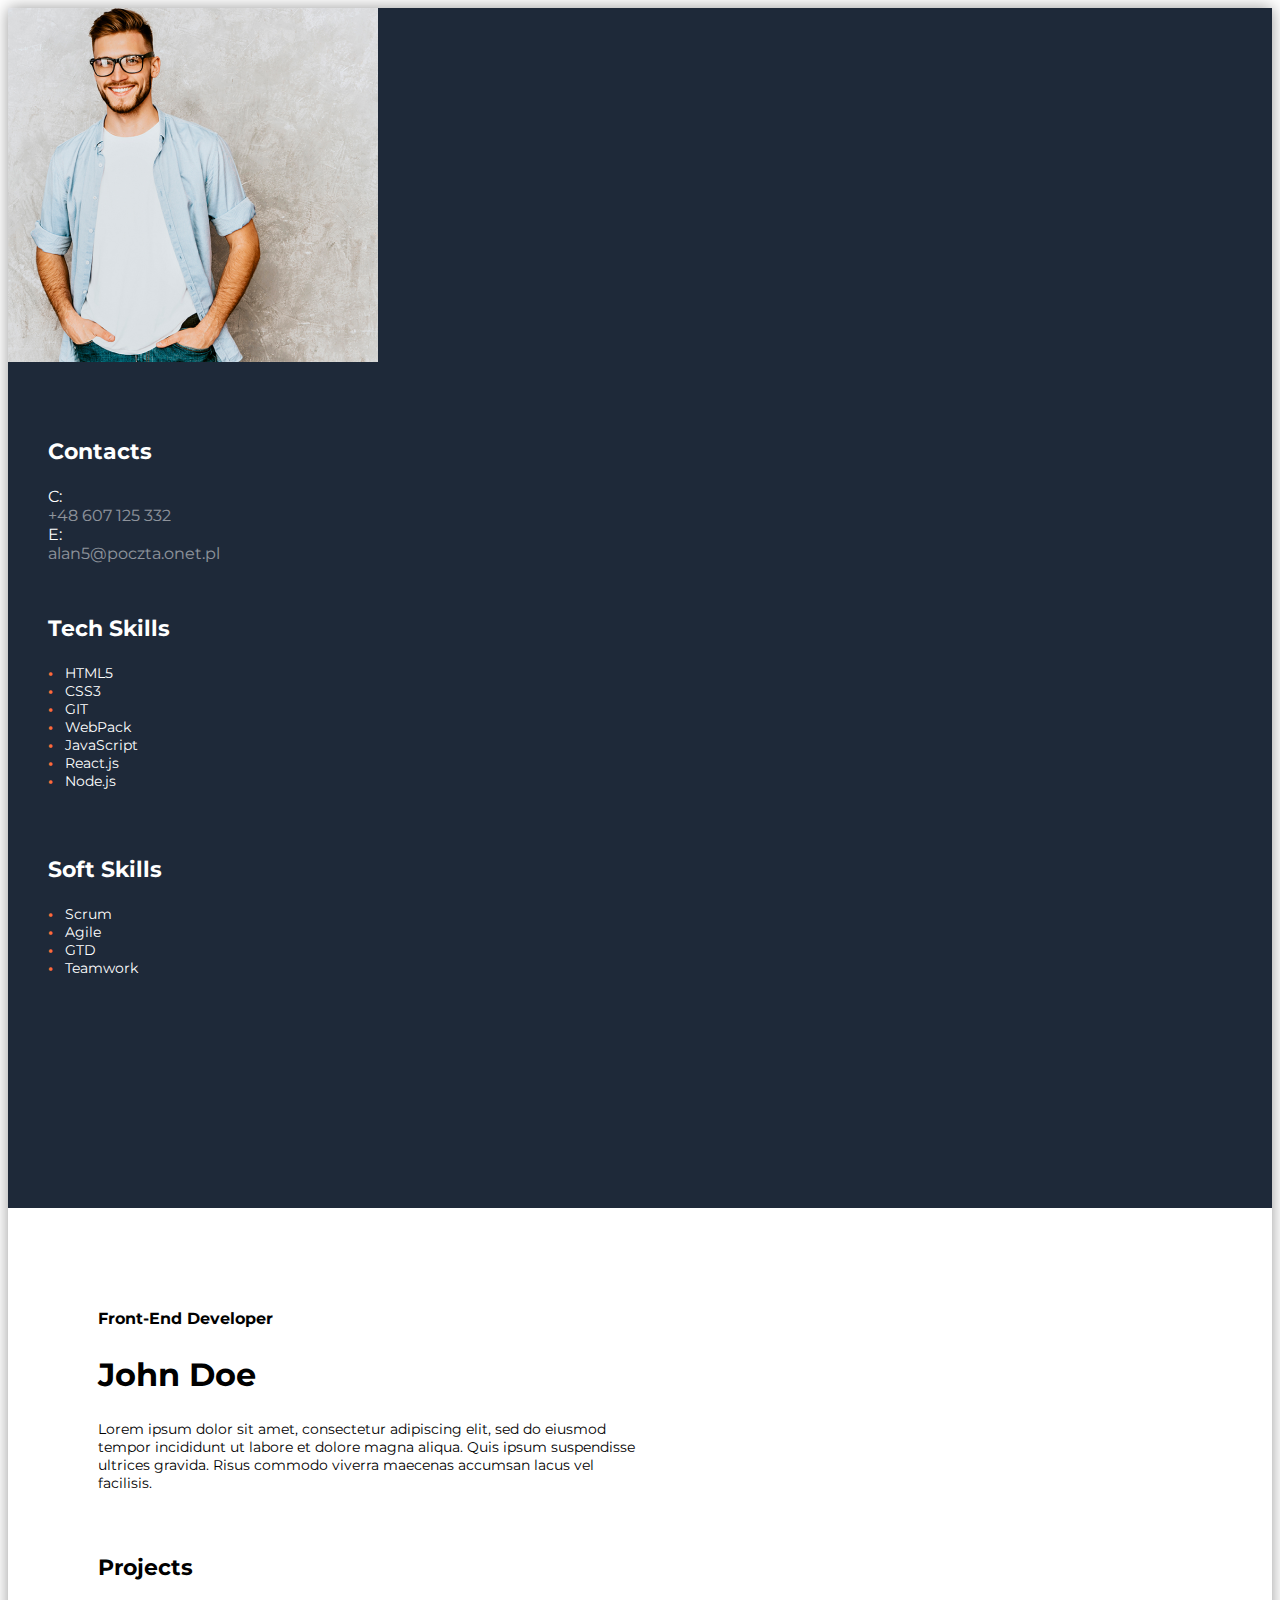
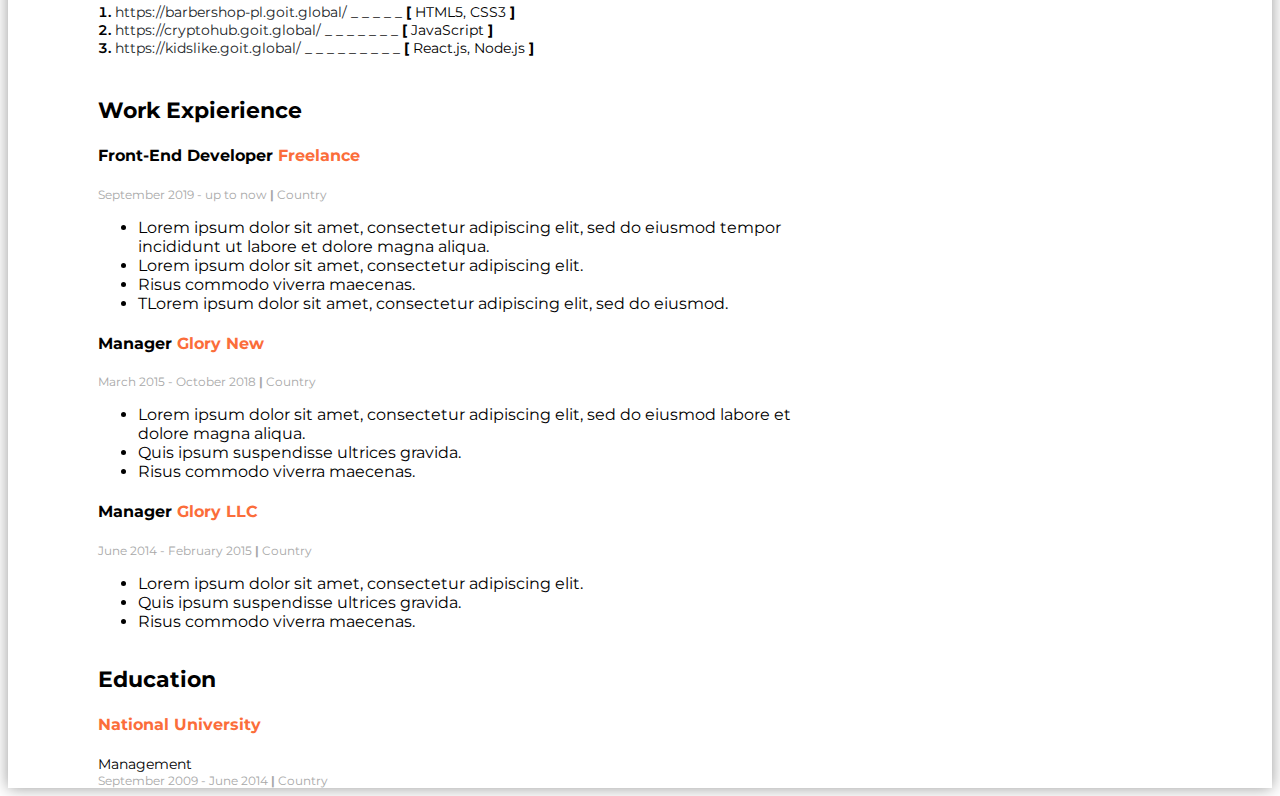
<file: task1/index.html>
<!DOCTYPE html>
<html lang="en">
    <head>
        <meta charset="UTF-8" />
        <meta http-equiv="X-UA-Compatible" content="IE=edge" />
        <meta name="viewport" content="width=device-width, initial-scale=1.0" />
        <title>MY Cv</title>
        <link
            href="https://cdn.jsdelivr.net/npm/bootstrap@5.3.0-alpha3/dist/css/bootstrap.min.css"
            rel="stylesheet"
            integrity="sha384-KK94CHFLLe+nY2dmCWGMq91rCGa5gtU4mk92HdvYe+M/SXH301p5ILy+dN9+nJOZ"
            crossorigin="anonymous"
        />
        <script
            src="https://cdn.jsdelivr.net/npm/@popperjs/core@2.11.7/dist/umd/popper.min.js"
            integrity="sha384-zYPOMqeu1DAVkHiLqWBUTcbYfZ8osu1Nd6Z89ify25QV9guujx43ITvfi12/QExE"
            crossorigin="anonymous"
        ></script>
        <script
            src="https://cdn.jsdelivr.net/npm/bootstrap@5.3.0-alpha3/dist/js/bootstrap.min.js"
            integrity="sha384-Y4oOpwW3duJdCWv5ly8SCFYWqFDsfob/3GkgExXKV4idmbt98QcxXYs9UoXAB7BZ"
            crossorigin="anonymous"
        ></script>

        <link rel="preconnect" href="https://fonts.googleapis.com">
        <link rel="preconnect" href="https://fonts.gstatic.com" crossorigin>
        <link href="https://fonts.googleapis.com/css2?family=Montserrat:wght@100;200;300;400;500;600;700;800;900&display=swap" rel="stylesheet">
        <link rel="stylesheet" href="custom.css">
    </head>
    <body>
        <div class="container text-center py-5">
            <div class="row align-items-start">
                <div class="col-sm-12 col-md-3 bgc-darkblue px-0 py-4">
                        <div class="conteiner-myImg d-flex align-items-center justify-content-center">
                            <img src="ja.png" alt="My Photo" class="w-100">
                        </div>
                        <div class="container-contact d-flex flex-column align-items-start justify-content-center">
                            <h3 class="font-h3">Contacts</h3>
                            <div class="cont-nr-tel d-flex">
                                <p>C:</p>
                                <a class="numer-telefonu" href="tel:+48607125332">
                                    +48 607 125 332 
                                </a>
                            </div>
                            <div class="cont-email d-flex">
                                <p>E:</p>
                                <a class="email" href="mailto:alan5@poczta.onet.pl" >
                                    alan5@poczta.onet.pl    
                                </a>
                            </div>
                            
                        </div>
                        <div class="techskills d-flex flex-column align-items-start">
                            <h3 class="font-h3">Tech Skills</h3>
                            <ul class="my-list-type">
                                <li>HTML5</li>
                                <li>CSS3</li>
                                <li>GIT</li>
                                <li>WebPack</li>
                                <li>JavaScript</li>
                                <li>React.js</li>
                                <li>Node.js</li>
                              </ul>
                        </div>
                        <div class="softskills d-flex flex-column align-items-start">
                            <h3 class="font-h3">Soft Skills</h3>
                            <ul class="my-list-type">
                                <li>Scrum</li>
                                <li>Agile</li>
                                <li>GTD</li>
                                <li>Teamwork</li>
                              </ul>
                        </div>
                </div>

                <div class="col-sm-12 col-md-9">
                    <div class="myDetails d-flex flex-column align-items-start justify-content-center">
                        <h4 class="font-h4">Front-End Developer</h4>
                        <h2 class="font-h2 line-height-">John Doe</h2>
                        <p class="font-p">Lorem ipsum dolor sit amet, consectetur adipiscing elit, sed do eiusmod tempor incididunt ut labore et dolore magna aliqua. Quis ipsum suspendisse ultrices gravida. Risus commodo viverra maecenas accumsan lacus vel facilisis.</p>
                    </div>
                    <div class="myProjects d-flex flex-column align-items-start justify-content-center">
                        <h3 class="font-h3">Projects</h3>
                        <ol>
                            <li><a href="https://barbershop-pl.goit.global/" class="myLinks">https://barbershop-pl.goit.global/</a> _ _ _ _ _ <b>[</b> HTML5, CSS3 <b>]</b></li>
                            <li><a href="https://cryptohub.goit.global/" class="myLinks">https://cryptohub.goit.global/</a> _ _ _ _ _ _ _ <b>[</b> JavaScript <b>]</b></li>
                            <li><a href="https://kidslike.goit.global/" class="myLinks">https://kidslike.goit.global/</a> _ _ _ _ _ _ _ _ _ <b>[</b> React.js, Node.js <b>]</b></li>
                        </ol>
                    </div>
                    <div class="workExpierience"> 
                        <h3 class="font-h3">Work Expierience</h3>
                        <div class="firstWork">
                            <h4 class="font-h4">Front-End Developer <span style="color: #FB6D3A;">Freelance</span></h4>
                            <p style="font-size: 12px; color: #a8a8a8; font-weight: 400;">September 2019 - up to now <b>|</b> Country</p>
                            <ul class="my-list-type">
                                <li>Lorem ipsum dolor sit amet, consectetur adipiscing elit, sed do eiusmod tempor incididunt ut labore et dolore magna aliqua. </li>
                                <li>Lorem ipsum dolor sit amet, consectetur adipiscing elit.</li>
                                <li>Risus commodo viverra maecenas. </li>
                                <li>TLorem ipsum dolor sit amet, consectetur adipiscing elit, sed do eiusmod.</li>
                            </ul>
                           
                        </div>
                        <div class="secondWork">
                            <h4 class="font-h4">Manager <span style="color: #FB6D3A;">Glory New</span></h4>
                            <p style="font-size: 12px; color: #a8a8a8; font-weight: 400;">March 2015 - October 2018 <b>|</b> Country </p>
                            <ul class="my-list-type">
                                <li>Lorem ipsum dolor sit amet, consectetur adipiscing elit, sed do eiusmod labore et dolore magna aliqua. </li>
                                <li>Quis ipsum suspendisse ultrices gravida.</li>
                                <li>Risus commodo viverra maecenas. </li>
                            </ul>
                        </div>
                        <div class="thirdWork">
                            <h4 class="font-h4">Manager <span style="color: #FB6D3A;">Glory LLC</span></h4>
                            <p style="font-size: 12px; color: #a8a8a8; font-weight: 400;">June 2014 - February 2015 <b>|</b> Country</p>
                            <ul class="my-list-type">
                                <li>Lorem ipsum dolor sit amet, consectetur adipiscing elit.</li>
                                <li>Quis ipsum suspendisse ultrices gravida.</li>
                                <li>Risus commodo viverra maecenas. </li>
                            </ul> 
                        </div>
                    </div>
                    <div class="education"> 
                        <h3 class="font-h3">Education</h3>
                        <h4 class="font-4"><span style="color: #FB6D3A;">National University</span></h4>
                        <p class="font-p" style="font-weight: 400;">Management</p>
                        <p style="font-size: 12px; color: #a8a8a8">September 2009 - June 2014 <b>|</b> Country</p>
                    </div>
                </div>
            </div>
        </div>

        
  
    </div>
</div>
        


        <script
            src="https://cdn.jsdelivr.net/npm/bootstrap@5.3.0-alpha3/dist/js/bootstrap.bundle.min.js"
            integrity="sha384-ENjdO4Dr2bkBIFxQpeoTz1HIcje39Wm4jDKdf19U8gI4ddQ3GYNS7NTKfAdVQSZe"
            crossorigin="anonymous"
        ></script>
    </body>
</html>
</file>
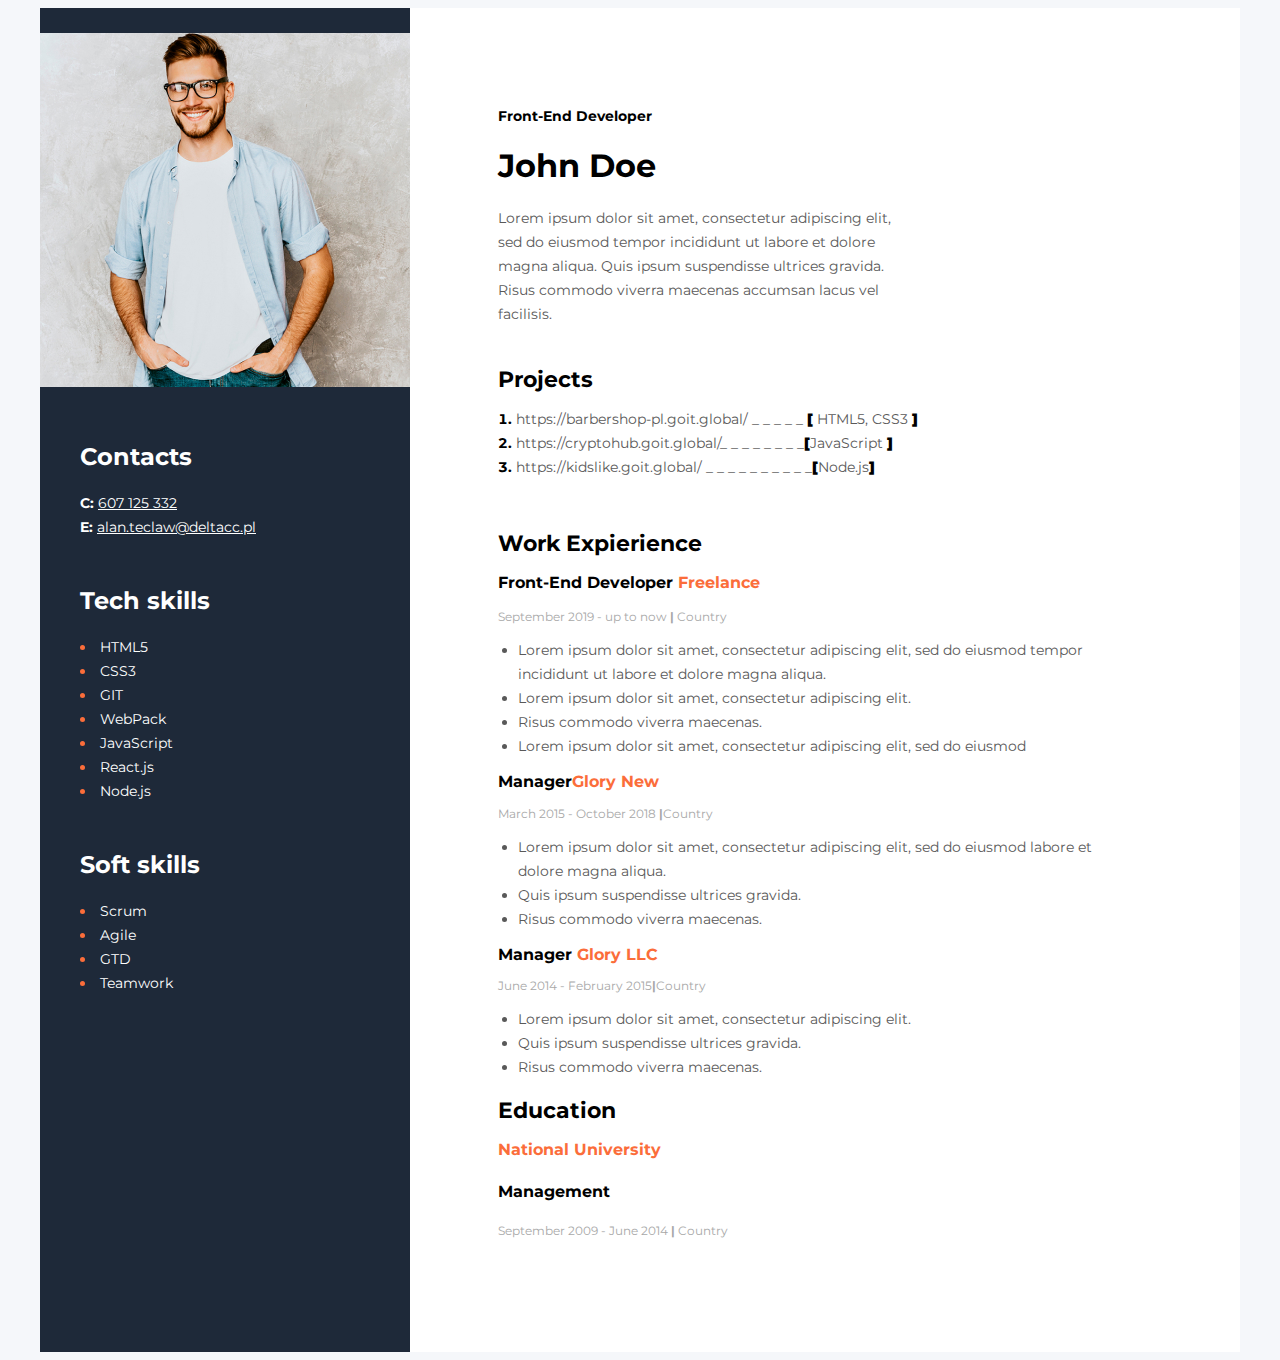
<file: task2/index.html>
<!DOCTYPE html>
<html lang="en">
    <head>
        <meta charset="UTF-8" />
        <meta http-equiv="X-UA-Compatible" content="IE=edge" />
        <meta name="viewport" content="width=device-width, initial-scale=1.0" />
        <title>Mje CV</title>
        <link href="style.css" rel="stylesheet"/>
        <link rel="preconnect" href="https://fonts.googleapis.com">
        <link rel="preconnect" href="https://fonts.gstatic.com" crossorigin>
        <link href="https://fonts.googleapis.com/css2?family=Montserrat&display=swap" rel="stylesheet">

        <link rel="preconnect" href="https://fonts.googleapis.com">
        <link rel="preconnect" href="https://fonts.gstatic.com" crossorigin>
        <link href="https://fonts.googleapis.com/css2?family=Montserrat:wght@400;700&display=swap" rel="stylesheet">
    </head>
    <body>
        <div class="wrapper">
            <main>
                <div class="main-des">
                    <h2 class="job-title">Front-End Developer</h2>
                    <h1>John Doe</h1>
                    <p class="descr">
                        Lorem ipsum dolor sit amet, consectetur adipiscing elit, sed
                        do eiusmod tempor incididunt ut labore et dolore magna
                        aliqua. Quis ipsum suspendisse ultrices gravida. Risus
                        commodo viverra maecenas accumsan lacus vel facilisis.
                    </p>
                </div>
                <div class="projects">
                    <h2 class="header-primary">Projects</h2>
                    <ol class="list-primery">
                        <li>
                            <a class="list-primary-item" href="https://barbershop-pl.goit.global/"
                                >https://barbershop-pl.goit.global/</a> <span class="list-primary-item">_ _ _ _ _</span> <b>[</b><span class="list-primary-item"> HTML5, CSS3 </span><b>]</b>
                        </li>
                        <li>
                            <a class="list-primary-item" href="https://cryptohub.goit.global/"
                                >https://cryptohub.goit.global/</a><span class="list-primary-item">_ _ _ _ _ _ _ _</span><b>[</b><span class="list-primary-item">JavaScript</span> <b>]</b>
                        </li>
                        <li>
                            <a class="list-primary-item" href="https://kidslike.goit.global/"
                                >https://kidslike.goit.global/</a><span class="list-primary-item"> _ _ _ _ _ _ _ _ _ _</span><b>[</b><span class="list-primary-item">Node.js</span><b>]</b>
                        </li>
                    </ol>
                </div>
                <div>
                    <h2 class="header-primary">Work Expierience</h2>
                    <h3 class="job-position" >Front-End Developer <span class="hightlight">Freelance</span></h3>
                    <p class="job-date">September 2019 - up to now <b>|</b> Country</p>
                    <ul class="job-list">
                        <li>
                            Lorem ipsum dolor sit amet, consectetur adipiscing elit,
                            sed do eiusmod tempor incididunt ut labore et dolore
                            magna aliqua.
                        </li>
                        <li>
                            Lorem ipsum dolor sit amet, consectetur adipiscing elit.
                        </li>
                        <li>Risus commodo viverra maecenas.</li>
                        <li>
                            Lorem ipsum dolor sit amet, consectetur adipiscing elit,
                            sed do eiusmod
                        </li>
                    </ul>
                </div>
    
                <div>
                    <h2 class="job-position">Manager<spawn class="hightlight">Glory New</span></h2>
                    <p class="job-date">March 2015 - October 2018 <b>|</b >Country</p>
                    <ul class="job-list">
                        <li>
                            Lorem ipsum dolor sit amet, consectetur adipiscing elit,
                            sed do eiusmod labore et dolore magna aliqua.
                        </li>
                        <li>Quis ipsum suspendisse ultrices gravida.</li>
                        <li>Risus commodo viverra maecenas.</li>
                    </ul>
                </div>
    
                <div>
                    <h2 class="job-position">Manager<span class="hightlight"> Glory LLC</span></h2>
                    <p class="job-date">June 2014 - February 2015<b>|</b>Country</p>
                    <ul class="job-list">
                        <li>
                            Lorem ipsum dolor sit amet, consectetur adipiscing elit.
                        </li>
                        <li>Quis ipsum suspendisse ultrices gravida.</li>
                        <li>Risus commodo viverra maecenas.</li>
                    </ul>
                </div>
    
                <div>
                    <h2 class="header-primary">Education</h2>
                    <h3 class="job-position"><span class="hightlight"> National University</span></h3>
                    <h4 class="job-position">Management</h4>
                    <p class="job-date">September 2009 - June 2014 <b>|</b> Country</p>
                </div>
            </main>
            <aside>
            <img class="cv-photo" src="photo.jpg" width="370" alt="Zdjęcie Johna Doe" />
            <div class="contact-block">
                <h2 class="header-2">Contacts</h2>
                <p class="contact-links">
                    <span  class="bold" >C:</span> <a class="contact-links" href="tel: 607 125 332 "> 607 125 332</a> <br />
                    <span class="bold">E:</span>
                         <a class="contact-links" href="mailto:" alan.teclaw@deltacc.pl
                        >alan.teclaw@deltacc.pl</a>
                </p>
            </div>
            <div class="tech-skills-block">
                <h2 class="header-2">Tech skills</h2>
                <ul class="list-2">
                    <li><span class="list-item">HTML5</li></span>
                    <li><span class="list-item">CSS3</li></span>
                    <li><span class="list-item">GIT</li></span>
                    <li><span class="list-item">WebPack</li></span>
                    <li><span class="list-item">JavaScript</li></span>
                    <li><span class="list-item">React.js</li></span>
                    <li><span class="list-item">Node.js</li></span>
                </ul>
            </div>
            <div class="tech-skills-block">
                <h2 class="header-2">Soft skills</h2>
                <ul class="list-2">
                    <li><span class="list-item">Scrum</li></span>
                    <li><span class="list-item">Agile</li></span>
                    <li><span class="list-item">GTD</span></li></span>
                    <li><span class="list-item">Teamwork</li></span>
                </ul>
            </div>
        </aside>  
        </div>
    </body>
</html>
</file>
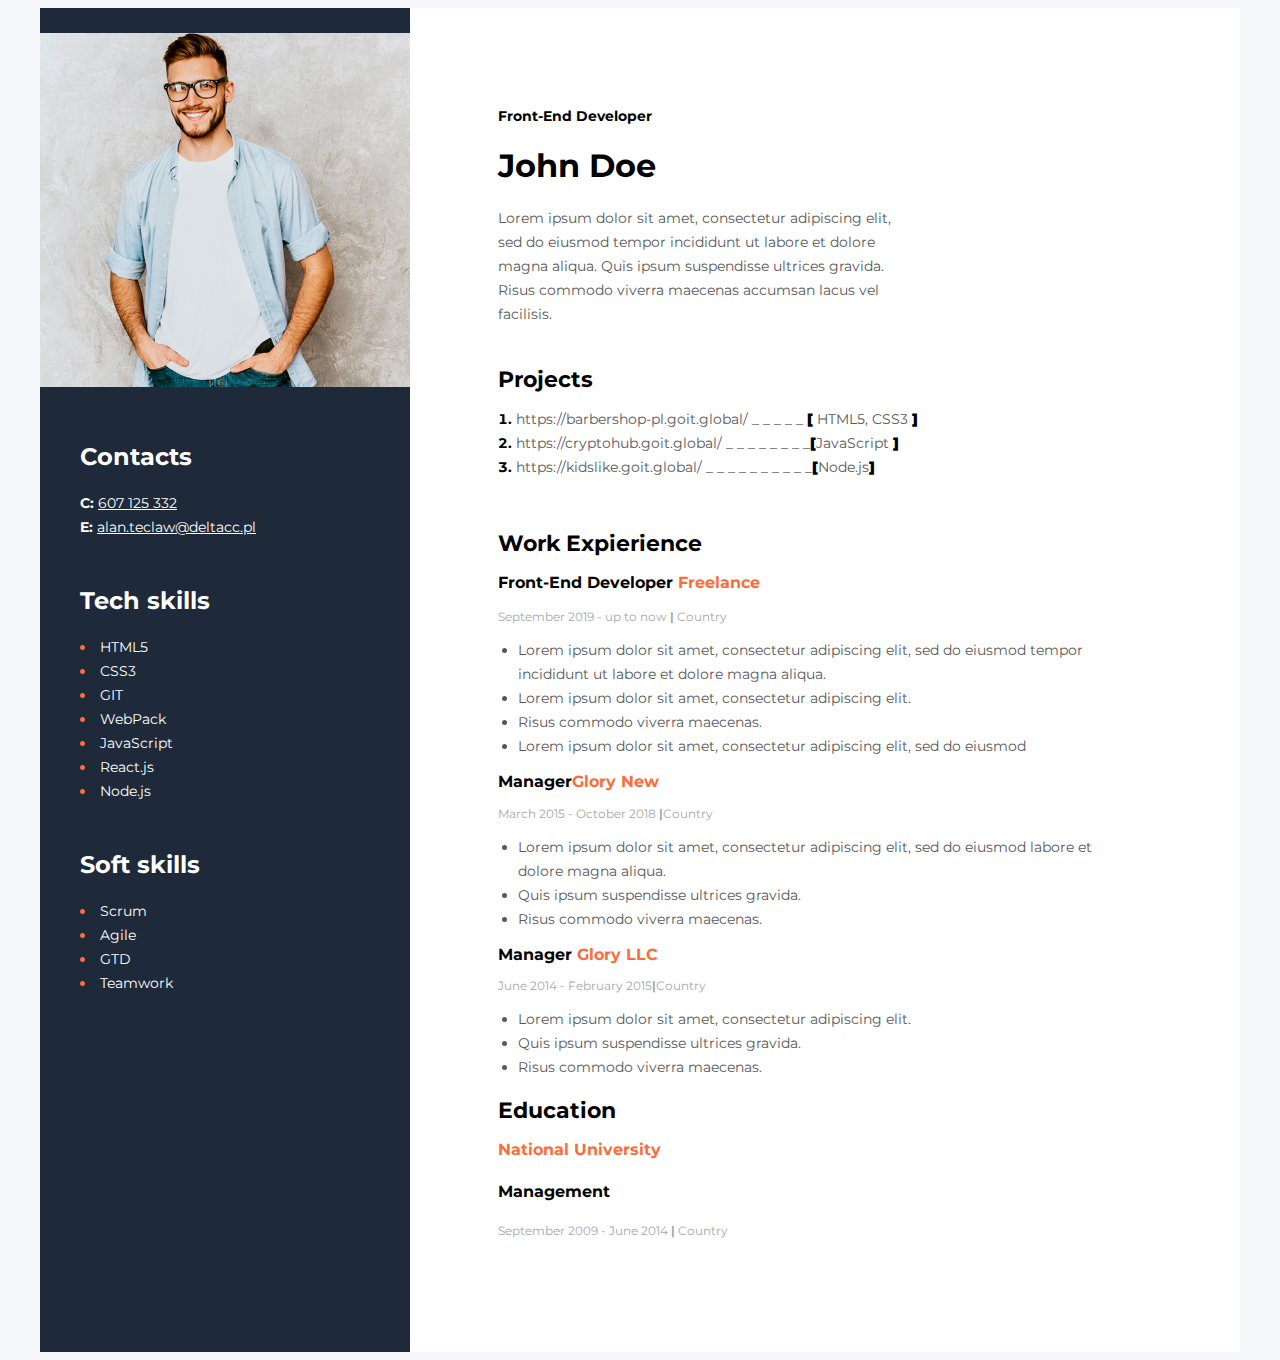
<file: task2/index2.html>
<!DOCTYPE html>
<html lang="en">
    <head>
        <meta charset="UTF-8" />
        <meta http-equiv="X-UA-Compatible" content="IE=edge" />
        <meta name="viewport" content="width=device-width, initial-scale=1.0" />
        <title>Mje CV</title>
        <link href="style.css" rel="stylesheet"/>
        <link rel="preconnect" href="https://fonts.googleapis.com">
        <link rel="preconnect" href="https://fonts.gstatic.com" crossorigin>
        <link href="https://fonts.googleapis.com/css2?family=Montserrat&display=swap" rel="stylesheet">

        <link rel="preconnect" href="https://fonts.googleapis.com">
        <link rel="preconnect" href="https://fonts.gstatic.com" crossorigin>
        <link href="https://fonts.googleapis.com/css2?family=Montserrat:wght@400;700&display=swap" rel="stylesheet">
    </head>
    <body>
        <div class="wrapper">
            <main>
                <div class="main-des">
                    <h2 class="job-title">Front-End Developer</h2>
                    <h1>John Doe</h1>
                    <p class="descr">
                        Lorem ipsum dolor sit amet, consectetur adipiscing elit, sed
                        do eiusmod tempor incididunt ut labore et dolore magna
                        aliqua. Quis ipsum suspendisse ultrices gravida. Risus
                        commodo viverra maecenas accumsan lacus vel facilisis.
                    </p>
                </div>
                <div class="projects">
                    <h2 class="header-primary">Projects</h2>
                    <ol class="list-primery">
                        <li>
                            <a class="list-primary-item" href="https://barbershop-pl.goit.global/"
                                >https://barbershop-pl.goit.global/</a> <span class="list-primary-item"
                            >
                            _ _ _ _ _</span> <b>[</b><span class="list-primary-item"> HTML5, CSS3 </span><b>]</b>
                        </li>
                        <li>
                            <a class="list-primary-item" href="https://cryptohub.goit.global/"
                                >https://cryptohub.goit.global/</a><span class="list-primary-item"
                            >
                            _ _ _ _ _ _ _ _</span><b>[</b><span class="list-primary-item">JavaScript</span> <b>]</b>
                        </li>
                        <li>
                            <a class="list-primary-item" href="https://kidslike.goit.global/"
                                >https://kidslike.goit.global/</a><span class="list-primary-item"
                            >
                            _ _ _ _ _ _ _ _ _ _</span><b>[</b><span class="list-primary-item">Node.js</span><b>]</b>
                        </li>
                    </ol>
                </div>
                <div>
                    <h2 class="header-primary">Work Expierience</h2>
                    <h3 class="job-position" >Front-End Developer <span class="hightlight">Freelance</span></h3>
                    <p class="job-date">September 2019 - up to now <b>|</b> Country</p>
                    <ul class="job-list">
                        <li>
                            Lorem ipsum dolor sit amet, consectetur adipiscing elit,
                            sed do eiusmod tempor incididunt ut labore et dolore
                            magna aliqua.
                        </li>
                        <li>
                            Lorem ipsum dolor sit amet, consectetur adipiscing elit.
                        </li>
                        <li>Risus commodo viverra maecenas.</li>
                        <li>
                            Lorem ipsum dolor sit amet, consectetur adipiscing elit,
                            sed do eiusmod
                        </li>
                    </ul>
                </div>
    
                <div>
                    <h2 class="job-position">Manager<spawn class="hightlight">Glory New</span></h2>
                    <p class="job-date">March 2015 - October 2018 <b>|</b >Country</p>
                    <ul class="job-list">
                        <li>
                            Lorem ipsum dolor sit amet, consectetur adipiscing elit,
                            sed do eiusmod labore et dolore magna aliqua.
                        </li>
                        <li>Quis ipsum suspendisse ultrices gravida.</li>
                        <li>Risus commodo viverra maecenas.</li>
                    </ul>
                </div>
    
                <div>
                    <h2 class="job-position">Manager<span class="hightlight"> Glory LLC</span></h2>
                    <p class="job-date">June 2014 - February 2015<b>|</b>Country</p>
                    <ul class="job-list">
                        <li>
                            Lorem ipsum dolor sit amet, consectetur adipiscing elit.
                        </li>
                        <li>Quis ipsum suspendisse ultrices gravida.</li>
                        <li>Risus commodo viverra maecenas.</li>
                    </ul>
                </div>
    
                <div>
                    <h2 class="header-primary">Education</h2>
                    <h3 class="job-position"><span class="hightlight"> National University</span></h3>
                    <h4 class="job-position">Management</h4>
                    <p class="job-date">September 2009 - June 2014 <b>|</b> Country</p>
                </div>
            </main>
            <aside>
            <img class="cv-photo" src="photo.jpg" width="370" alt="Zdjęcie Johna Doe" />
            <div class="contact-block">
                <h2 class="header-2">Contacts</h2>
                <p class="contact-links">
                    <span  class="bold" >C:</span> <a class="contact-links" href="tel: 607 125 332 "> 607 125 332</a> <br />
                    <span class="bold">E:</span>
                         <a class="contact-links" href="mailto:" alan.teclaw@deltacc.pl
                        >alan.teclaw@deltacc.pl</a>
                </p>
            </div>
            <div class="tech-skills-block">
                <h2 class="header-2">Tech skills</h2>
                <ul class="list-2">
                    <li><span class="list-item">HTML5</li></span>
                    <li><span class="list-item">CSS3</li></span>
                    <li><span class="list-item">GIT</li></span>
                    <li><span class="list-item">WebPack</li></span>
                    <li><span class="list-item">JavaScript</li></span>
                    <li><span class="list-item">React.js</li></span>
                    <li><span class="list-item">Node.js</li></span>
                </ul>
            </div>
            <div class="tech-skills-block">
                <h2 class="header-2">Soft skills</h2>
                <ul class="list-2">
                    <li><span class="list-item">Scrum</li></span>
                    <li><span class="list-item">Agile</li></span>
                    <li><span class="list-item">GTD</span></li></span>
                    <li><span class="list-item">Teamwork</li></span>
                </ul>
            </div>
        </aside>  
        </div>
    </body>
</html>
</file>
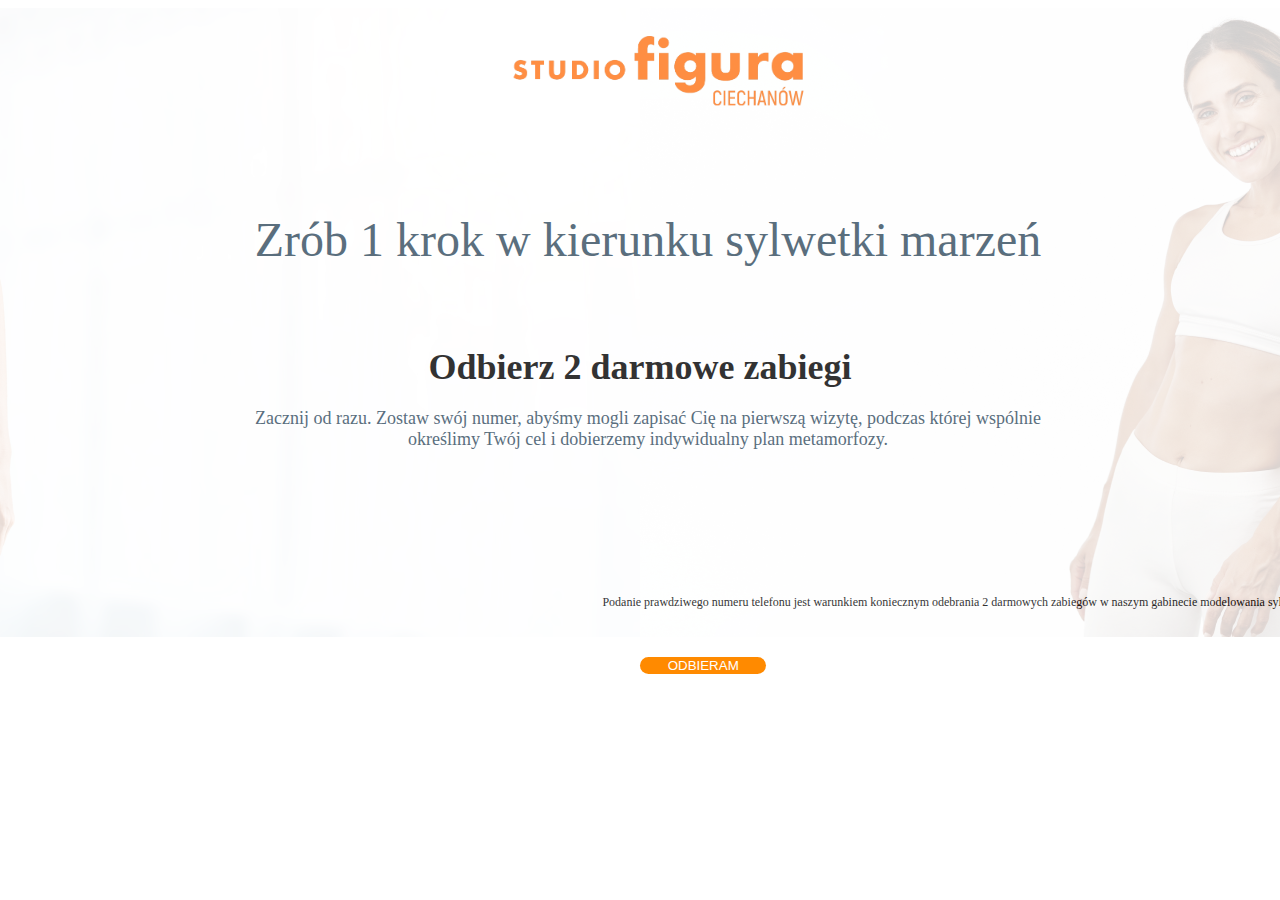
<file: figura/task.html/index2.html>
<!DOCTYPE html>
<html lang="en">
<head>
    <meta charset="UTF-8">
    <meta http-equiv="X-UA-Compatible" content="IE=edge">
    <meta name="viewport" content="width=device-width, initial-scale=1.0">
    <title>Figura</title>
    <link rel="icon" href="https://ciechanow-studiofigura.pl/wp-content/uploads/2021/04/cropped-logo_kolko_Studio-Figura-192x192.png" sizes="192x192">
    <link rel="stylesheet" href="custom.css">

  
</head>
<body>
    <div>
    
    <div>
      <div class="image-container">
        <img src="lewo.png" alt="Opis obrazu lewego" class="image image-left">
        <img src="prawo.png" alt="Opis obrazu prawego" class="image image-right">
      </div>

      <div class="logo">
        <img src="logo-1.jpg" alt="logo-1">
        <a href="https://ciechanow-studiofigura.pl/"></a>
        
    </div>

      <h1 class="heading1">Zrób 1 krok w kierunku sylwetki marzeń</h1>
      <h1 class="heading2"><b>Odbierz 2 darmowe zabiegi</b></h1>
      <h5 class="head3">Zacznij od razu. Zostaw swój numer, abyśmy mogli zapisać Cię na pierwszą wizytę, podczas której wspólnie<br>
          określimy Twój cel i dobierzemy indywidualny plan metamorfozy.</h5>
      <button class="click">ODBIERAM</button>
      <h6 class="head4">Podanie prawdziwego numeru telefonu jest warunkiem koniecznym odebrania 2 darmowych zabiegów w naszym gabinecie modelowania sylwetki.*</h6>
  

    </div>
</body>
</html>
</file>
<file: task1/custom.css>
body { font-family: 'Montserrat', sans-serif; }
.row { box-shadow: 0px 0px 15px rgb(0,0,0,0.4); text-align: start; }
.bgc-darkblue{
    background-color: #1E2939;
}
.font-h1 { font-size: 45px; font-weight: 700; }
.font-h2 { font-size: 32px; font-weight: 700; }
.font-h3 { font-size: 22px; font-weight: 700; }
.font-h4 { font-size: 16px; font-weight: 700; }
.font-p { font-size: 14px; margin: 0; }
p { margin: 0; }
.col-md-3 { min-height: 1200px; }
.container-contact .cont-nr-tel,
.container-contact .cont-email { width: 100%; }
.container-contact .cont-nr-tel p,
.container-contact .cont-email p { padding-right: 5%; margin-bottom: 0; }
.container-contact .cont-nr-tel a,
.container-contact .cont-email a {  text-decoration: none; opacity: .5; color: white; }
.container-contact, .techskills, .softskills { padding: 15px 0px 15px 40px;}
.container-contact { color:white; padding-top: 50px; }
.container-contact .font-h3,
.techskills .font-h3,
.softskills .font-h3 { color: white; }
.techskills .my-list-type, .softskills .my-list-type {
    list-style: none;
    padding: 0; /*tego nie jak używasz margin-left: -2em;*/
    font-size: 14px;
}
.techskills .my-list-type li::before, .softskills .my-list-type li::before{
    content: "\2022";
    color: #FB6D3A;
    font-weight: bold;
    display: inline-block; 
    width: 1.2em;
    margin-left: 0;
    /*margin-left: -2em;*/
}   
.techskills .my-list-type li, .softskills .my-list-type li {
    color: white;
}

.col-md-9 { padding: 80px 80px 0px 90px;}
.myDetails { padding-bottom: 20px; }
.myProjects { padding-top: 20px; }
.myProjects ol {
    padding-left: 1.2em; /*tego nie jak używasz margin-left: -2em;*/
    font-size: 14px;
}
.myProjects ol li::marker {
    color: #000;
    font-weight: 600;
}
.workExpierience { margin-top: 40px; }
.myDetails { width: 50%; }
.myProjects { width: 60%; }
.workExpierience { width: 65%; }
.education { margin-top: 35px; }

.myLinks { text-decoration: none; color: #212529 }
.myLinks:hover { color: #FB6D3A; }

@media only screen and (max-width: 768px) {
    .myDetails { padding-top: 40px; }

}
</file>
<file: task2/style.css>
body{
    font-family: "Montserrat" ,sans-serif;
    background: #f5f7fa;
}
.wrapper{
    display: flex;
    flex-direction: row-reverse;
    width: 1200px;
    justify-content: center;
    margin: 0 auto;
    background: #ffffff;
    box-shadow: 6px 6px 20px rgba(0, 0, 0, 0,2);
}
aside{
    width: 370px;
    background: #1e2939;
}
.cv-photo{
    margin-top: 25px;
}
.header-2{
    color: #ffffff;
}
.contact-links{
    color: #ffffff;
    font-size: 14px;
    line-height: 24px;
}
.bold{
    font-weight: 700;
}
.list-2{
    color: #FB6D3A;
    font-size: 14px;
    line-height: 24px;
    margin-left: 0%;
    padding-left:0;
    list-style-position: inside;
}
.list-item{
    color: #ffffff;
}
.contact-block{
    margin-top: 51px;
    margin-left: 40px;
}
.tech-skills-block{
    margin-top: 47px;
    margin-left: 40px;
}
main{
    padding: 88px 102px 102px 88px ;
}
.main-des{
    width: 400px;
}
.job-title{
    font-weight: 700;
    font-size: 14px;
    line-height: 17px;
}
.h1{
    font-weight: 700;
    font-size: 45px;
    line-height: 55px;      
}
.descr{
    font-weight: 400;
    font-size: 14px;
    line-height: 24px;
    color: #595959;
    margin-bottom: 40px;
}
.projects{
    width: 485px;
    margin-bottom:51px ;
}
.list-primery{
    font-weight: 700;
    font-size: 14px;
    line-height: 24px;
    color: #000000;
    padding-left: 0;
    list-style-position: inside;
}
.list-primary-item{
    font-weight: 400;
    font-size: 14px;
    line-height: 24px;  
    color: #595959;
    text-decoration:none;
}
.header-primary{
    font-weight: 700;
    font-size: 22px;
    line-height: 27px;
    margin-bottom: 12px;
}
.job-position{
    font-weight: 700;
    font-size: 16px;
    line-height: 20px;
    color: #000000;
}
.hightlight{
    color: #FB6D3A;
}
.job-date{
    font-weight: 400;
    font-size: 12px;
    line-height: 15px;
    color: #A8A8A8;
}
.job-list{
    font-weight: 400;
    font-size: 14px;
    line-height: 24px;
    color: #595959;
   padding-left: 20px;
}
</file>
<file: figura/task.html/custom.css>
.logo-poziom{
    position: absolute;
    width: 380px;
    height: 75px;
    left: 770px;
    top: 106px;
}
.image-container{
    position: relative;
}
.image{
    position: absolute;
}
.image-left {
    float: left;
    right: 50%;
    z-index: 1;
    height: auto;
    margin-left:-23px;
    padding-left: 50px;
  }
  
  .image-right {
    float: right;
    left:50%;
    z-index: 2;
    margin-right:-20px;
  }
  .title{
    position: absolute;
    width: 380px;
    height: 75px;
    left: 770px;
    top: 106px;  
    background: #EF7F1A;
  }
.logo{
    width:100%;
    height:70px;
    transform: scale(0.2);
    position: relative;
    background-image: none;
}
.heading1{
        position: absolute;
        top:20%;
        width: 100%;
        text-align: center;
        font-size: 18px;
        color: #324C5E;
        font-family: 'Work Sans';
        font-style: normal;
        font-weight: 300;
        font-size: 48px;
      }
.heading2{
    line-height: 530px;
    font-family: 'Work Sans';
    font-style: normal;
    font-weight: 500;
    font-size: 36px;
    text-align: center;
    color:black;
}
.head3{
    position: absolute;
    top:42%;
    width: 100%;
    font-family: 'Work Sans';
    font-style: normal;
    font-weight: 300;
    font-size: 18px;
    text-align: center;
    color: #324C5E;
}
.click{
    top:20%;
    width: 10%;
    height: 30%;
    left: 50%;
    position: relative;
    background-image: none;
    background: #FF8A00;
    border-radius: 65px;
    color: white;
    border: none;
}
.head4{
    position: absolute;
    width: 826px;
    height: 14px;
    left: 547px;
    top: 567px;
    font-family: 'Work Sans';
    font-style: normal;
    font-weight: 300;
    font-size: 12px;
    line-height: 14px;
    text-align: center;
    color: #000000;
}
</file>
